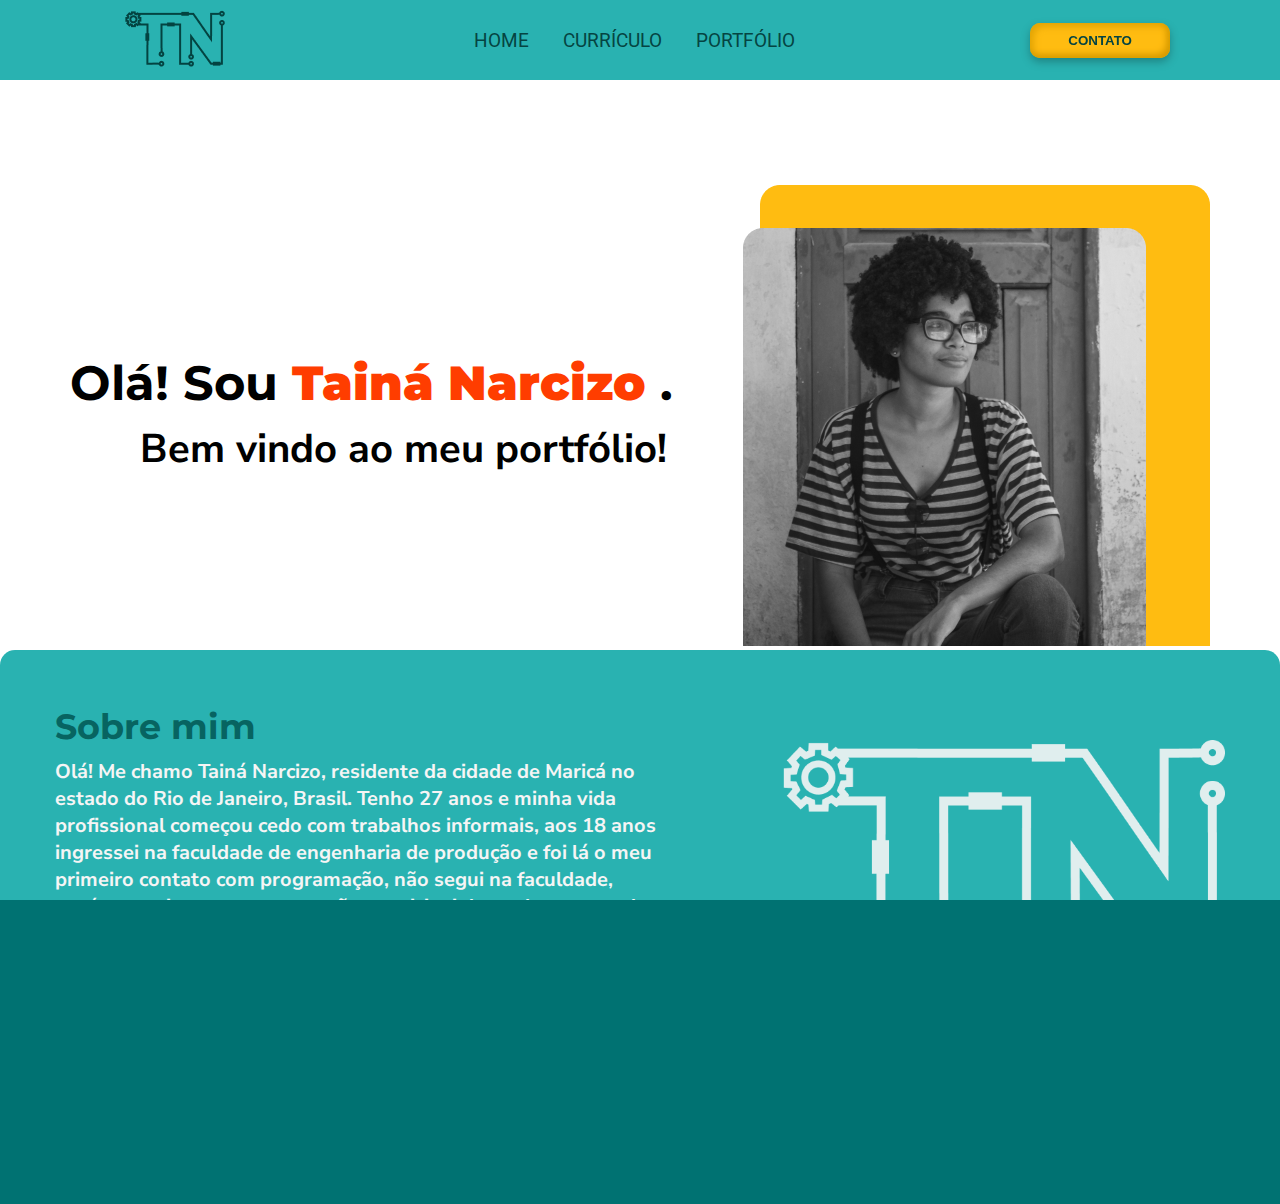
<file: index.html>
<!DOCTYPE html>
<html lang="pt-br">
  <head>
    <meta charset="UTF-8" />
    <meta http-equiv="X-UA-Compatible" content="IE=edge" />
    <meta name="viewport" content="width=device-width, initial-scale=1.0" />
    <link rel="stylesheet" href="./css/index.css" />
    <link rel="stylesheet" href="./css/transicao.css" />
    <link rel="preconnect" href="https://fonts.googleapis.com" />
    <link rel="preconnect" href="https://fonts.gstatic.com" crossorigin />
    <link
      href="https://fonts.googleapis.com/css2?family=Montserrat:wght@400;700&display=swap"
      rel="stylesheet"
    />
    <link rel="preconnect" href="https://fonts.googleapis.com" />
    <link rel="preconnect" href="https://fonts.gstatic.com" crossorigin />
    <link
      href="https://fonts.googleapis.com/css2?family=Nunito+Sans:wght@700&display=swap"
      rel="stylesheet"
    />
    <link rel="preconnect" href="https://fonts.googleapis.com" />
    <link rel="preconnect" href="https://fonts.gstatic.com" crossorigin />
    <link
      href="https://fonts.googleapis.com/css2?family=Roboto:wght@700&display=swap"
      rel="stylesheet"
    />
    <title>Portfólio</title>
  </head>
  <body>
    <!-- Div responsável pela transição-->
    <div class="transicao transicao-3 ativo">
      <img src="./image/logo.png" alt="" />
    </div>

    <header>
      <!--Navbar-->
      <nav class="navbar">
        <div class="logo">
          <img src="./image/logo.png" alt="logo" />
        </div>
        <div class="menu">
          <a href="./index.html" class="ativo">Home</a>
          <a href="./paginas/curriculo.html">Currículo</a>
          <a href="./paginas/contato.html">Portfólio</a>
        </div>
        <div>
          <button class="botao-navbar" onclick="encaminhaContato()">
            CONTATO
          </button>
        </div>
      </nav>
    </header>
    <main>
      <div class="container-apresentacao">
        <div class="apresentacao">
          <h1>
            Olá! Sou
            <b>Tainá Narcizo</b>
            .
          </h1>
          <h2>Bem vindo ao meu portfólio!</h2>
        </div>
        <div>
          <div class="imagem">
            <img src="./image/foto.png" alt="" class="foto"/>
          </div>
        </div>
      </div>
      <div class="container-sobre">
        <div class="texto-sobre">
          <h3>Sobre mim</h3>
          <p>
            Olá! Me chamo Tainá Narcizo, residente da cidade de Maricá no estado
            do Rio de Janeiro, Brasil. Tenho 27 anos e minha vida profissional
            começou cedo com trabalhos informais, aos 18 anos ingressei na
            faculdade de engenharia de produção e foi lá o meu primeiro contato
            com programação, não segui na faculdade, porém segui com a
            programação, participei de um bootcamp de aprendizagem fullstack
            para a web e ao termino do curso entrei na minha atual empresa onde
            atuo na área de desenvolvimento front-end voltado para a web.
            Atualmente curso Engenharia de Software.
          </p>
        </div>
        <div class="logo-sobre">
          <img src="./image/logo-sobre.png" alt="logo" />
        </div>
      </div>
    </main>
    <footer>
      <img src="./image/footer.png" alt="logo" />
      <div class="footer-texto">
        <p>Todos os direitos reservados.</p>
        <p>Tainá Narcizo - 2022</p>
      </div>
    </footer>
    <script src="./script/index.js"></script>
    <script src="./script/transicao.js"></script>
  </body>
</html>
</file>
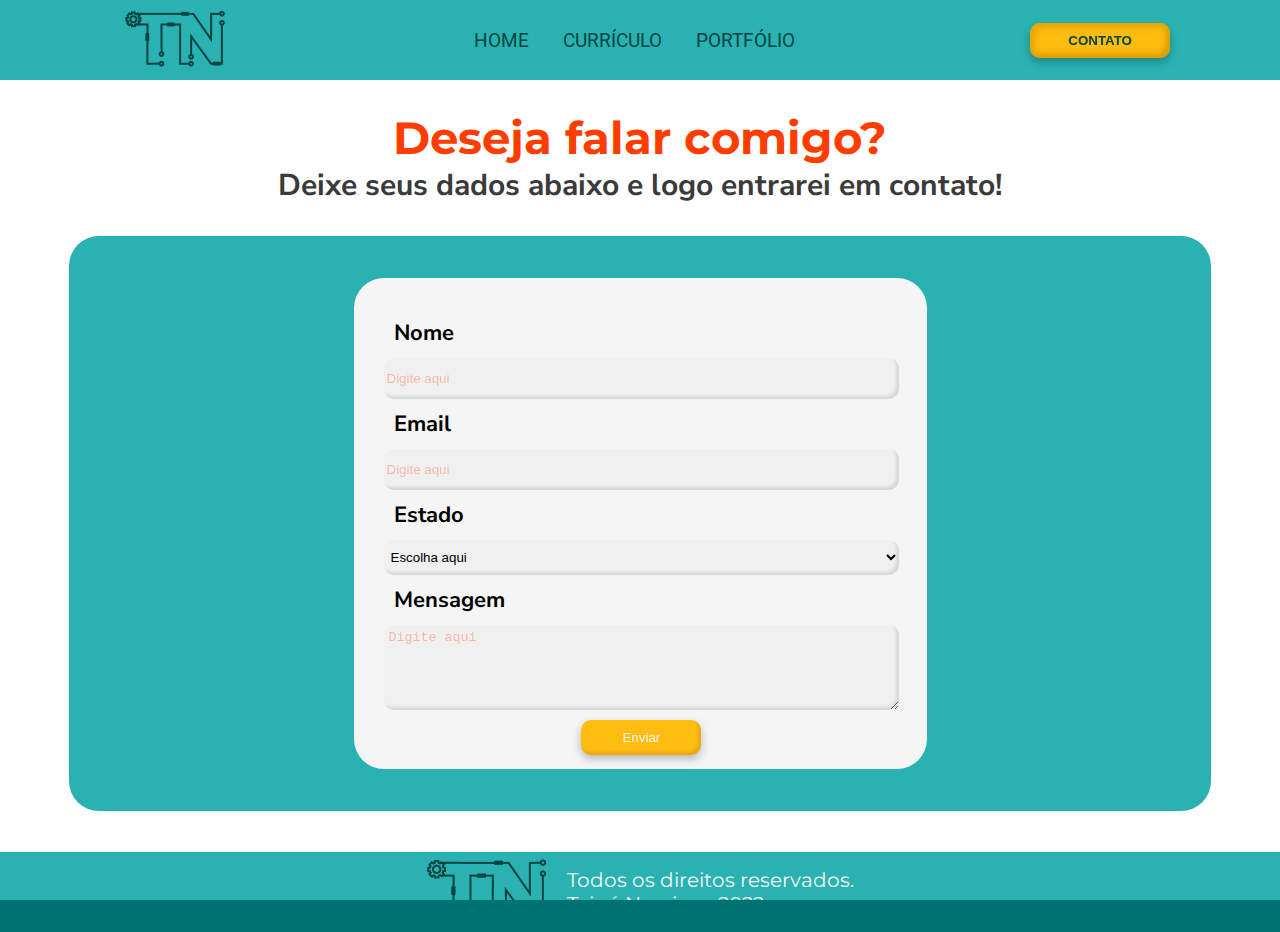
<file: paginas/contato.html>
<!DOCTYPE html>
<html lang="pt-br">
  <head>
    <meta charset="UTF-8" />
    <meta http-equiv="X-UA-Compatible" content="IE=edge" />
    <meta name="viewport" content="width=device-width, initial-scale=1.0" />
    <link rel="stylesheet" href="../css/contato.css" />
    <link rel="stylesheet" href="../css/transicao.css" />
    <link rel="preconnect" href="https://fonts.googleapis.com" />
    <link rel="preconnect" href="https://fonts.gstatic.com" crossorigin />
    <link
      href="https://fonts.googleapis.com/css2?family=Montserrat:wght@400;700&display=swap"
      rel="stylesheet"
    />
    <link rel="preconnect" href="https://fonts.googleapis.com" />
    <link rel="preconnect" href="https://fonts.gstatic.com" crossorigin />
    <link
      href="https://fonts.googleapis.com/css2?family=Nunito+Sans:wght@700&display=swap"
      rel="stylesheet"
    />
    <link rel="preconnect" href="https://fonts.googleapis.com" />
    <link rel="preconnect" href="https://fonts.gstatic.com" crossorigin />
    <link
      href="https://fonts.googleapis.com/css2?family=Roboto:wght@700&display=swap"
      rel="stylesheet"
    />
    <title>Portfólio</title>
  </head>
  <body>
    <!--Meu currículo-->
    <div class="transicao transicao-3 ativo">
      <img src="../image/logo.png" alt="">
    </div>

    <header>
      <!--Navbar-->
      <nav class="navbar">
        <div class="logo">
          <img src="../image/logo.png" alt="logo">
        </div>
        <div class="menu">
          <a href="../index.html" class="ativo">Home</a>
          <a href="../paginas/curriculo.html">Currículo</a>
          <a href="../paginas/portfolio.html">Portfólio</a>
        </div>
        <div>
          <button class="botao-navbar" onclick="encaminhaContato2()">
            CONTATO
          </button>
        </div>
      </nav>
    </header>
    <main>
      <!-- Formulário enviando por email-->
      <div class="texto-contato">
        <h1>Deseja falar comigo?</h1>
        <h3>Deixe seus dados abaixo e logo entrarei em contato!</h3>
      </div>
      <div class="container-principal">
        <div class="container-form">
          <form action="mailto:tcanarcizo@hotmail.com" method="get">
            <label for="nome">Nome</label>
            <input
              type="text"
              id="nome"
              name="nome"
              placeholder="Digite aqui"
              required
            />
            <label for="email">Email</label>
            <input
              type="email"
              id="email"
              name="nome"
              placeholder="Digite aqui"
              required
            />
            <label for="select">Estado</label>
            <select id="select" name="select" required>
              <option value="" selected><p class="option-selected">Escolha aqui</p></option>
              <option value="1">AC</option>
              <option value="2">AL</option>
              <option value="3">AP</option>
              <option value="4">AM</option>
              <option value="5">BA</option>
              <option value="6">CE</option>
              <option value="7">DF</option>
              <option value="8">ES</option>
              <option value="9">GO</option>
              <option value="10">MA</option>
              <option value="11">MT</option>
              <option value="12">MS</option>
              <option value="13">MG</option>
              <option value="14">PA</option>
              <option value="15">PB</option>
              <option value="16">PR</option>
              <option value="17">PE</option>
              <option value="18">PI</option>
              <option value="19">RJ</option>
              <option value="20">RN</option>
              <option value="21">RS</option>
              <option value="22">RR</option>
              <option value="23">SC</option>
              <option value="24">SP</option>
              <option value="25">SE</option>
              <option value="26">SE</option>
            </select>
            <label for="mensagem">Mensagem</label>
            <textarea
              name="mensagem"
              id="mensagem"
              cols="30"
              rows="5"
              placeholder="Digite aqui"
              required
            ></textarea>
            <input type="submit" value="Enviar" class="botao-submit" />
          </form>
        </div>
      </div>
    </main>
    <footer>
      <img src="../image/footer.png" alt="logo" />
      <div class="footer-texto">
        <p>Todos os direitos reservados.</p>
        <p>Tainá Narcizo - 2022</p>
      </div>
    </footer>
    <script src="../script/index.js"></script>
    <script src="../script/transicao.js"></script>
  </body>
</html>
</file>
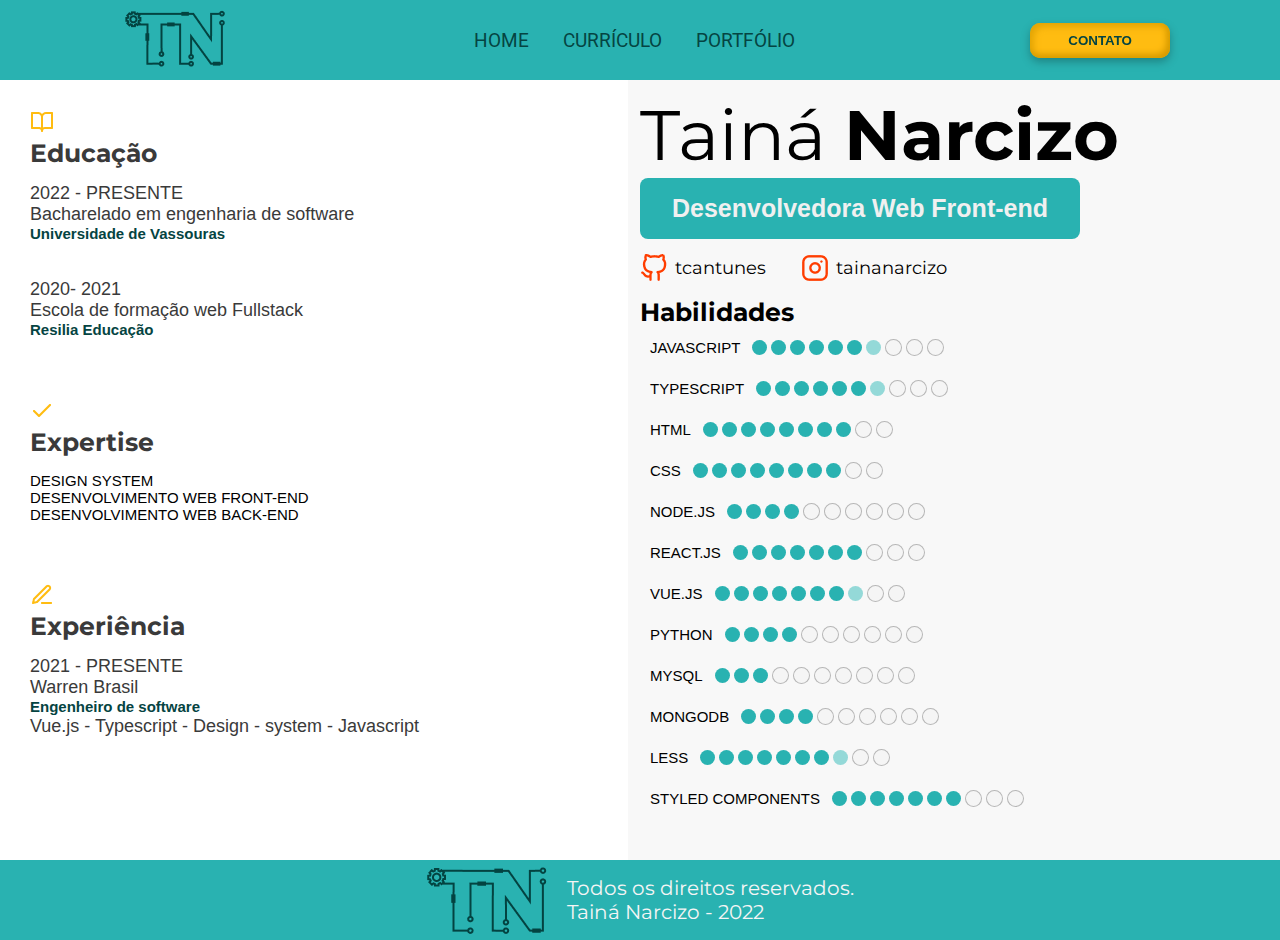
<file: paginas/curriculo.html>
<!DOCTYPE html>
<html lang="pt-br">
  <head>
    <meta charset="UTF-8" />
    <meta http-equiv="X-UA-Compatible" content="IE=edge" />
    <meta name="viewport" content="width=device-width, initial-scale=1.0" />
    <link rel="stylesheet" href="../css/curriculo.css" />
    <link rel="stylesheet" href="../css/transicao.css" />
    <link rel="preconnect" href="https://fonts.googleapis.com" />
    <link rel="preconnect" href="https://fonts.gstatic.com" crossorigin />
    <link
      href="https://fonts.googleapis.com/css2?family=Montserrat:wght@700&display=swap"
      rel="stylesheet"
    />
    <link rel="preconnect" href="https://fonts.googleapis.com" />
    <link rel="preconnect" href="https://fonts.gstatic.com" crossorigin />
    <link
      href="https://fonts.googleapis.com/css2?family=Montserrat:wght@100;400;700&display=swap"
      rel="stylesheet"
    />
    <link rel="preconnect" href="https://fonts.googleapis.com" />
    <link rel="preconnect" href="https://fonts.gstatic.com" crossorigin />
    <link
      href="https://fonts.googleapis.com/css2?family=Roboto:wght@700&display=swap"
      rel="stylesheet"
    />
    <link rel="preconnect" href="https://fonts.googleapis.com" />
    <link rel="preconnect" href="https://fonts.gstatic.com" crossorigin />
    <link
      href="https://fonts.googleapis.com/css2?family=Montserrat:wght@100&display=swap"
      rel="stylesheet"
    />
    <title>Portfólio</title>
  </head>

  <body>
    <!-- Div responsável pela transição-->
    <div class="transicao transicao-2 ativo">
      <img src="../image/logo.png" alt="" />
    </div>

    <header>
      <!--Navbar-->
      <nav class="navbar">
        <div class="logo">
          <img src="../image/logo.png" alt="logo" />
        </div>
        <div class="menu">
          <a href="../index.html">Home</a>
          <a href="../paginas/curriculo.html" class="ativo">Currículo</a>
          <a href="../paginas/portfolio.html">Portfólio</a>
        </div>
        <div>
          <button class="botao-navbar" onclick="encaminhaContato2()">
            CONTATO
          </button>
        </div>
      </nav>
    </header>
    <!--Meu currículo-->
    <main class="container-principal">
      <div class="container-esquerda">
        <div class="container-educacao">
          <img src="../image/educacao.png" alt="Livro" />
          <h1>Educação</h1>
          <p>2022 - PRESENTE</p>
          <p>Bacharelado em engenharia de software</p>
          <span>Universidade de Vassouras</span>
          <br />
          <br />
          <br />
          <p>2020- 2021</p>
          <p>Escola de formação web Fullstack</p>
          <span>Resilia Educação</span>
        </div>
        <div class="container-expertise">
          <img src="../image/expertise.png" alt="check" />
          <h1>Expertise</h1>
          <p>DESIGN SYSTEM</p>
          <p>DESENVOLVIMENTO WEB FRONT-END</p>
          <p>DESENVOLVIMENTO WEB BACK-END</p>
        </div>
        <div class="container-experiencia">
          <img src="../image/experiencia.png" alt="lápis" />
          <h1>Experiência</h1>
          <p>2021 - PRESENTE</p>
          <p>Warren Brasil</p>
          <span>Engenheiro de software</span>
          <p>Vue.js - Typescript - Design - system - Javascript</p>
        </div>
      </div>
      <!--Meus conhecimentos técnicos-->
      <div class="container-secundario">
        <div class="container-atribuicao">
          <h1>Tainá <span>Narcizo</span></h1>
          <div class="profissao"><h2>Desenvolvedora Web Front-end</h2></div>
          <div class="rede-social">
            <img src="../image/github.png" alt="github" />
            <h4>tcantunes</h4>
            <img src="../image/instagram.png" alt="instagram" />
            <h4>tainanarcizo</h4>
          </div>
          <div class="skills">
            <h1>Habilidades</h1>
            <div class="habilidades">
              <p>JAVASCRIPT</p>
              <div class="circulo"></div>
              <div class="circulo"></div>
              <div class="circulo"></div>
              <div class="circulo"></div>
              <div class="circulo"></div>
              <div class="circulo"></div>
              <div class="circulo-opacidade"></div>
              <div class="circulo-branco"></div>
              <div class="circulo-branco"></div>
              <div class="circulo-branco"></div>
            </div>
            <div class="habilidades">
              <p>TYPESCRIPT</p>
              <div class="circulo"></div>
              <div class="circulo"></div>
              <div class="circulo"></div>
              <div class="circulo"></div>
              <div class="circulo"></div>
              <div class="circulo"></div>
              <div class="circulo-opacidade"></div>
              <div class="circulo-branco"></div>
              <div class="circulo-branco"></div>
              <div class="circulo-branco"></div>
            </div>
            <div class="habilidades">
              <p>HTML</p>
              <div class="circulo"></div>
              <div class="circulo"></div>
              <div class="circulo"></div>
              <div class="circulo"></div>
              <div class="circulo"></div>
              <div class="circulo"></div>
              <div class="circulo"></div>
              <div class="circulo"></div>
              <div class="circulo-branco"></div>
              <div class="circulo-branco"></div>
            </div>
            <div class="habilidades">
              <p>CSS</p>
              <div class="circulo"></div>
              <div class="circulo"></div>
              <div class="circulo"></div>
              <div class="circulo"></div>
              <div class="circulo"></div>
              <div class="circulo"></div>
              <div class="circulo"></div>
              <div class="circulo"></div>
              <div class="circulo-branco"></div>
              <div class="circulo-branco"></div>
            </div>
            <div class="habilidades">
              <p>NODE.JS</p>
              <div class="circulo"></div>
              <div class="circulo"></div>
              <div class="circulo"></div>
              <div class="circulo"></div>
              <div class="circulo-branco"></div>
              <div class="circulo-branco"></div>
              <div class="circulo-branco"></div>
              <div class="circulo-branco"></div>
              <div class="circulo-branco"></div>
              <div class="circulo-branco"></div>
            </div>
            <div class="habilidades">
              <p>REACT.JS</p>
              <div class="circulo"></div>
              <div class="circulo"></div>
              <div class="circulo"></div>
              <div class="circulo"></div>
              <div class="circulo"></div>
              <div class="circulo"></div>
              <div class="circulo"></div>
              <div class="circulo-branco"></div>
              <div class="circulo-branco"></div>
              <div class="circulo-branco"></div>
            </div>
            <div class="habilidades">
              <p>VUE.JS</p>
              <div class="circulo"></div>
              <div class="circulo"></div>
              <div class="circulo"></div>
              <div class="circulo"></div>
              <div class="circulo"></div>
              <div class="circulo"></div>
              <div class="circulo"></div>
              <div class="circulo-opacidade"></div>
              <div class="circulo-branco"></div>
              <div class="circulo-branco"></div>
            </div>
            <div class="habilidades">
              <p>PYTHON</p>
              <div class="circulo"></div>
              <div class="circulo"></div>
              <div class="circulo"></div>
              <div class="circulo"></div>
              <div class="circulo-branco"></div>
              <div class="circulo-branco"></div>
              <div class="circulo-branco"></div>
              <div class="circulo-branco"></div>
              <div class="circulo-branco"></div>
              <div class="circulo-branco"></div>
            </div>
            <div class="habilidades">
              <p>MYSQL</p>
              <div class="circulo"></div>
              <div class="circulo"></div>
              <div class="circulo"></div>
              <div class="circulo-branco"></div>
              <div class="circulo-branco"></div>
              <div class="circulo-branco"></div>
              <div class="circulo-branco"></div>
              <div class="circulo-branco"></div>
              <div class="circulo-branco"></div>
              <div class="circulo-branco"></div>
            </div>
            <div class="habilidades">
              <p>MONGODB</p>
              <div class="circulo"></div>
              <div class="circulo"></div>
              <div class="circulo"></div>
              <div class="circulo"></div>
              <div class="circulo-branco"></div>
              <div class="circulo-branco"></div>
              <div class="circulo-branco"></div>
              <div class="circulo-branco"></div>
              <div class="circulo-branco"></div>
              <div class="circulo-branco"></div>
            </div>
            <div class="habilidades">
              <p>LESS</p>
              <div class="circulo"></div>
              <div class="circulo"></div>
              <div class="circulo"></div>
              <div class="circulo"></div>
              <div class="circulo"></div>
              <div class="circulo"></div>
              <div class="circulo"></div>
              <div class="circulo-opacidade"></div>
              <div class="circulo-branco"></div>
              <div class="circulo-branco"></div>
            </div>
            <div class="habilidades">
              <p>STYLED COMPONENTS</p>
              <div class="circulo"></div>
              <div class="circulo"></div>
              <div class="circulo"></div>
              <div class="circulo"></div>
              <div class="circulo"></div>
              <div class="circulo"></div>
              <div class="circulo"></div>
              <div class="circulo-branco"></div>
              <div class="circulo-branco"></div>
              <div class="circulo-branco"></div>
            </div>
          </div>
        </div>
      </div>
    </main>
    <footer>
      <img src="../image/footer.png" alt="logo" />
      <div class="footer-texto">
        <p>Todos os direitos reservados.</p>
        <p>Tainá Narcizo - 2022</p>
      </div>
    </footer>
    <script src="../script/index.js"></script>
    <script src="../script/transicao.js"></script>
  </body>
</html>
</file>
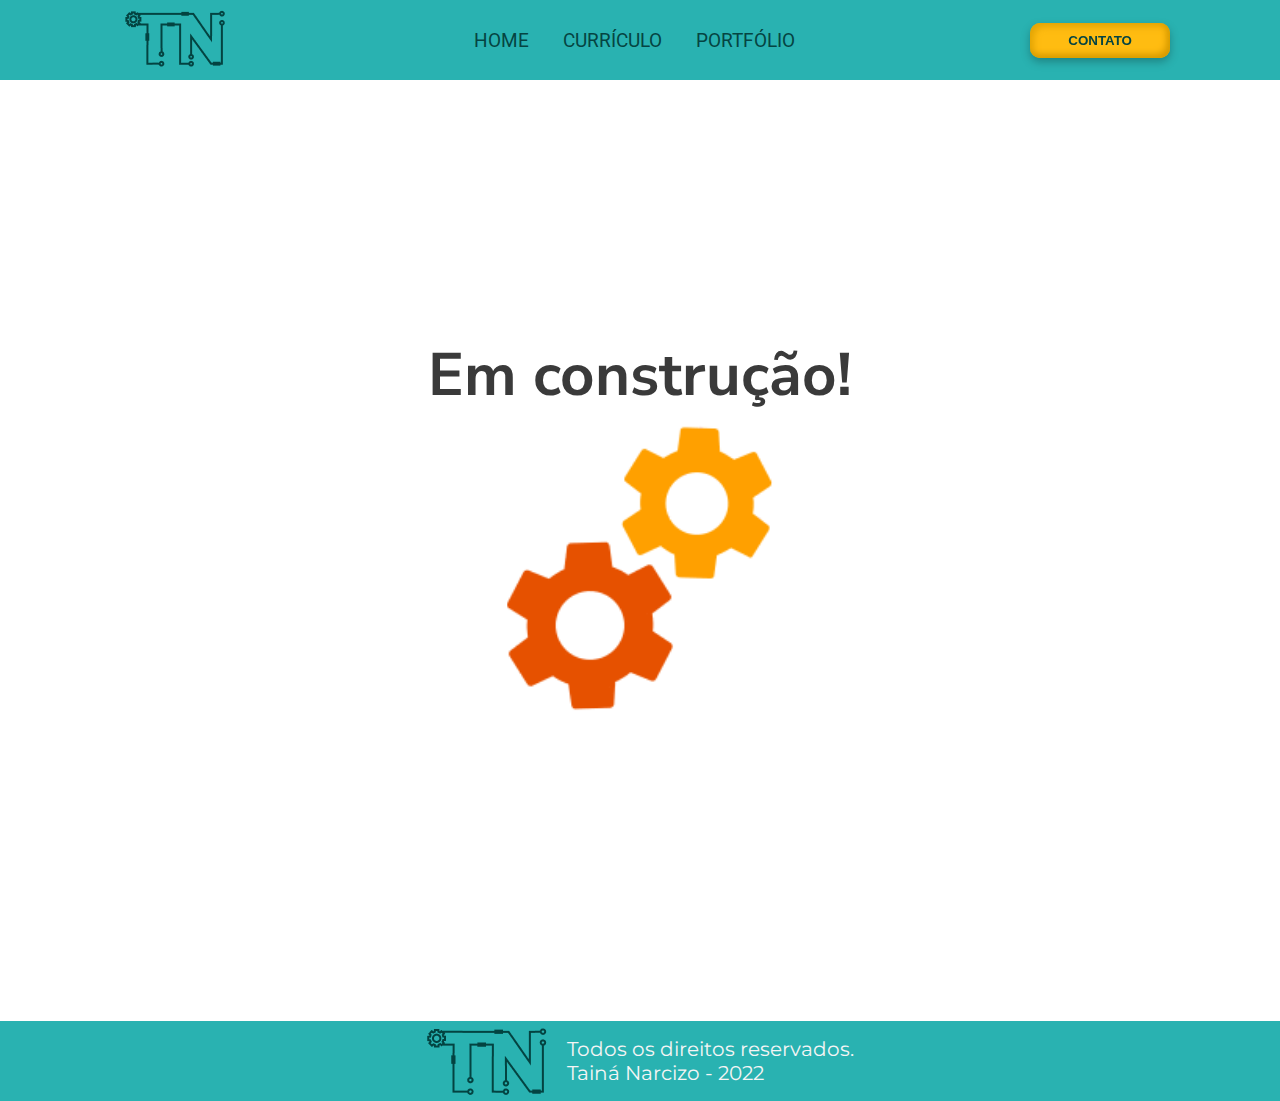
<file: paginas/portfolio.html>
<!DOCTYPE html>
<html lang="pt-br">
  <head>
    <meta charset="UTF-8" />
    <meta http-equiv="X-UA-Compatible" content="IE=edge" />
    <meta name="viewport" content="width=device-width, initial-scale=1.0" />
    <link rel="stylesheet" href="../css/portfolio.css" />
    <link rel="stylesheet" href="../css/transicao.css" />
    <link rel="preconnect" href="https://fonts.googleapis.com" />
    <link rel="preconnect" href="https://fonts.gstatic.com" crossorigin />
    <link
      href="https://fonts.googleapis.com/css2?family=Montserrat:wght@400;700&display=swap"
      rel="stylesheet"
    />
    <link rel="preconnect" href="https://fonts.googleapis.com" />
    <link rel="preconnect" href="https://fonts.gstatic.com" crossorigin />
    <link
      href="https://fonts.googleapis.com/css2?family=Nunito+Sans:wght@700&display=swap"
      rel="stylesheet"
    />
    <link rel="preconnect" href="https://fonts.googleapis.com" />
    <link rel="preconnect" href="https://fonts.gstatic.com" crossorigin />
    <link
      href="https://fonts.googleapis.com/css2?family=Roboto:wght@700&display=swap"
      rel="stylesheet"
    />
    <title>Portfólio</title>
  </head>
  <body>
    <!-- Div responsável pela transição-->
    <div class="transicao transicao-1 ativo">
      <img src="../image/logo.png" alt="logo" />
    </div>

    <header>
      <!--Navbar-->
      <nav class="navbar">
        <div class="logo">
          <img src="../image/logo.png" alt="logo" />
        </div>
        <div class="menu">
          <a href="../index.html" class="ativo">Home</a>
          <a href="../paginas/curriculo.html">Currículo</a>
          <a href="../paginas/portfolio.html" class="ativo">Portfólio</a>
        </div>
        <div>
          <button class="botao-navbar" onclick="encaminhaContato2()">
            CONTATO
          </button>
        </div>
      </nav>
    </header>
    <!-- Espaço de portfólio para adicções futuras-->
    <main>
      <div class="portfolio">
        <h1>Em construção!</h1>
        <img
          class="engrenagem"
          src="../image/icons8-serviços.gif"
          alt="engrenagem"
        />
      </div>
    </main>
    <footer>
      <img src="../image/footer.png" alt="logo" />
      <div class="footer-texto">
        <p>Todos os direitos reservados.</p>
        <p>Tainá Narcizo - 2022</p>
      </div>
    </footer>
    <script src="../script/index.js"></script>
    <script src="../script/transicao.js"></script>
  </body>
</html>
</file>
<file: css/index.css>
* {
  padding: 0;
  margin: 0;
  text-decoration: none;
  border: none;
}

.navbar {
  height: 80px;
  display: flex;
  align-items: center;
  justify-content: space-around;
  background-color: #29b2b1;
  text-transform: uppercase;
}

.logo {
  color: #054442;
  padding: 5px 15px;
}

.menu a {
  font-size: 19px;
  margin: 15px;
  color: #054442;
  font-family: "Roboto", sans-serif;
}

.menu a:hover {
  color: #ffbc11;
}

.botao-navbar {
  width: 140px;
  height: 35px;
  border-radius: 10px;
  background-color: #ffbc11;
  color: #054442;
  font-weight: bold;
  box-shadow: inset 4px 4px 6px rgba(217, 156, 0, 0.7),
    inset -4px -4px 6px #d99c00;
  filter: drop-shadow(0px 4px 4px rgba(0, 0, 0, 0.25));
  cursor: pointer;
}

.botao-navbar:active {
  box-shadow: none;
  filter: none;
  background-color: #007272;
  color: #ffbc11;
}

.container-apresentacao {
  display: flex;
  align-items: center;
  justify-content: space-evenly;
  padding-top: 100px;
}

.apresentacao h1 {
  font-size: 48px;
  margin-bottom: 10px;
  font-family: "Montserrat", sans-serif;
}

.apresentacao h2 {
  margin-left: 70px;
  font-size: 40px;
  font-family: "Nunito Sans", sans-serif;
}

.apresentacao b {
  color: #ff3d00;
}

.imagem{
  padding-top: 5px;
}

.container-sobre {
  display: flex;
  align-items: center;
  margin: 0 auto;
  background-color: #29b2b1;
  width: 1280px;
  height: auto;
  border-radius: 15px;
}

.texto-sobre {
  padding: 55px;
  font-family: "Nunito Sans", sans-serif;
  color: #f5f5f5;
  font-size: 20px;
  font-weight: bold;
  width: 70%;
}

.texto-sobre h3 {
  font-family: "Montserrat", sans-serif;
  color: #076461;
  font-size: 35px;
  font-weight: bold;
  margin: 0 0 10px 0;
}

.logo-sobre {
  width: 50%;
  padding: 55px;
}

.logo-sobre img {
  width: 100%;
}

footer {
  background-color: #29b2b1;
  height: 80px;
  margin-top: 41px;
  display: flex;
  align-items: center;
  justify-content: center;
}

footer img {
  margin-right: 20px;
}

.footer-texto {
  color: #f5f5f5;
  font-family: "Montserrat", sans-serif;
  font-size: 20px;
  font-weight: 400;
}
</file>
<file: css/transicao.css>
.transicao {
  display: flex;
  align-items: center;
  justify-content: center;
}

.transicao-1 {
  position: fixed;
  top: 0;
  left: 0;
  right: 0;
  bottom: 0;
  z-index: 101;
  background-color: #007272;
  opacity: 0;
  pointer-events: none;
  transition: 0.5s ease-out;
}

.transicao-1.ativo {
  opacity: 1;
  pointer-events: all;
}

.transicao-2 {
  position: fixed;
  top: 0;
  left: -100%;
  width: 100%;
  bottom: 0;
  z-index: 101;
  background-color: #007272;
  transition: 0.5s ease-out;
}

.transicao-2.ativo {
  left: 0px;
}

.transicao-3 {
  position: fixed;
  top: 100%;
  left: 0;
  width: 100%;
  height: 100%;
  z-index: 101;
  background-color: #007272;
  transition: 0.5s ease-out;
}

.transicao-3.ativo {
  top: 0;
}
</file>
<file: css/contato.css>
* {
  padding: 0;
  margin: 0;
  text-decoration: none;
  border: none;
}

.navbar {
  height: 80px;
  display: flex;
  align-items: center;
  justify-content: space-around;
  background-color: #29b2b1;
  text-transform: uppercase;
}

.logo {
  color: #054442;
  padding: 5px 15px;
}

.menu a {
  font-size: 19px;
  margin: 15px;
  color: #054442;
  font-family: "Roboto", sans-serif;
}

.menu a:hover {
  color: #ffbc11;
}

.botao-navbar {
  width: 140px;
  height: 35px;
  border-radius: 10px;
  background-color: #ffbc11;
  color: #054442;
  font-weight: bold;
  box-shadow: inset 4px 4px 6px rgba(217, 156, 0, 0.7),
    inset -4px -4px 6px #d99c00;
  filter: drop-shadow(0px 4px 4px rgba(0, 0, 0, 0.25));
  cursor: pointer;
}

.botao-navbar:active {
  box-shadow: none;
  filter: none;
  background-color: #007272;
  color: #ffbc11;
}

main {
  display: flex;
  align-items: center;
  justify-content: center;
  flex-direction: column;
}

.texto-contato {
  padding: 30px;
}

.texto-contato h1 {
  color: #ff3d00;
  text-align: center;
  font-size: 45px;
  font-weight: bold;
  font-family: "Montserrat", sans-serif;
}

.texto-contato h3 {
  color: #3a3a3a;
  font-size: 30px;
  font-weight: bold;
  font-family: "Nunito Sans", sans-serif;
}

.container-principal {
  display: flex;
  justify-content: center;
  align-items: center;
  background-color: #29b2b1;
  width: 1142px;
  height: 575px;
  border-radius: 30px;
  font-family: "Nunito Sans", sans-serif;
  font-weight: bold;
  font-size: 22px;
}

.container-form {
  width: 573px;
  height: 491px;
  background-color: #f5f5f5;
  border-radius: 30px;
}

.container-form form {
  display: flex;
  padding: 30px;
  flex-direction: column;
  width: 90%;
}

.container-form label {
  padding: 10px;
}

.container-form input,
.container-form select {
  height: 35px;
  background: #f0f0f0;
  box-shadow: inset -3px -3px 3px rgba(0, 0, 0, 0.1);
  border-radius: 10px;
  padding: 3px;
}

input::placeholder,
textarea::placeholder {
  color: #ff3d00;
  opacity: 30%;
}

.container-form textarea {
  background: #f0f0f0;
  box-shadow: inset -3px -3px 3px rgba(0, 0, 0, 0.1);
  border-radius: 10px;
  padding: 5px;
  margin-bottom: 10px;
}

.botao-submit {
  width: 120px;
  height: 38px;
  border-radius: 10px;
  filter: drop-shadow(0px 4px 4px rgba(0, 0, 0, 0.25));
  background-color: #ffbc11 !important;
  color: #f5f5f5;
  margin: 0 auto;
  cursor: pointer;
}

.botao-submit:active {
  box-shadow: none;
  filter: none;
  background-color: #ff3d00 !important;
}

footer {
  background-color: #29b2b1;
  height: 80px;
  margin-top: 41px;
  display: flex;
  align-items: center;
  justify-content: center;
}

footer img {
  margin-right: 20px;
}

.footer-texto {
  color: #f5f5f5;
  font-family: "Montserrat", sans-serif;
  font-size: 20px;
  font-weight: 400;
}
</file>
<file: css/curriculo.css>
* {
  padding: 0;
  margin: 0;
  text-decoration: none;
  border: none;
}

.navbar {
  height: 80px;
  display: flex;
  align-items: center;
  justify-content: space-around;
  background-color: #29b2b1;
  text-transform: uppercase;
}

.logo {
  color: #054442;
  padding: 5px 15px;
}

.menu a {
  font-size: 19px;
  margin: 15px;
  color: #054442;
  font-family: "Roboto", sans-serif;
}

.menu a:hover {
  color: #ffbc11;
}

.botao-navbar {
  width: 140px;
  height: 35px;
  border-radius: 10px;
  background-color: #ffbc11;
  color: #054442;
  font-weight: bold;
  box-shadow: inset 4px 4px 6px rgba(217, 156, 0, 0.7),
    inset -4px -4px 6px #d99c00;
  filter: drop-shadow(0px 4px 4px rgba(0, 0, 0, 0.25));
  cursor: pointer;
}

.botao-navbar:active {
  box-shadow: none;
  filter: none;
  background-color: #007272;
  color: #ffbc11;
}

.main {
  background-color: #f5f5f5;
  padding-bottom: 41px;
}

.container-principal {
  display: flex;
  width: 100%;
}

.container-esquerda {
  width: 100%;
}

.container-educacao,
.container-expertise,
.container-experiencia {
  padding: 30px;
}

.container-educacao h1,
.container-expertise h1,
.container-experiencia h1 {
  color: #3a3a3a;
  font-family: "Montserrat", sans-serif;
  font-weight: bold;
  font-size: 25px;
  margin-bottom: 15px;
}

.container-educacao p,
.container-experiencia p {
  color: #3a3a3a;
  font-size: 18px;
  font-family: "Nunito Sans", sans-serif;
}

.container-educacao span,
.container-expertise span,
.container-experiencia span {
  color: #054442;
  font-size: 15px;
  font-weight: bold;
  font-family: "Nunito Sans", sans-serif;
}

.container-expertise p {
  font-size: 15px;
  font-family: "Nunito Sans", sans-serif;
}

.container-secundario {
  width: 100%;
  height: auto;
  padding: 12px;
  background-color: #f8f8f8;
  padding-bottom: 41px;
}

.container-atribuicao h1 {
  font-family: "Montserrat", sans-serif;
  font-size: 70px;
  font-weight: 400;
  font-weight: normal;
}

.container-atribuicao span {
  font-family: "Montserrat", sans-serif;
  font-size: 70px;
  font-weight: bold;
}

.profissao {
  width: 440px;
  height: 61px;
  border-radius: 8px;
  background-color: #29b2b1;
  display: flex;
  align-items: center;
  justify-content: center;
}

.profissao h2 {
  color: #f0f0f0;
  font-family: "Nunito Sans", sans-serif;
  font-size: 25px;
}

.rede-social {
  display: flex;
  align-items: center;
  padding: 15px 0;
}

.rede-social h4 {
  margin: 0 35px 0 7px;
  font-family: "Montserrat", sans-serif;
  font-size: 18px;
  font-weight: 400;
  color: #000;
}

.skills h1 {
  font-size: 25px;
  font-weight: bold;
}

.habilidades {
  display: flex;
  align-items: center;
  padding: 10px;  
}

.habilidades p{
  margin-right: 10px;
  font-family: "Nunito Sans", sans-serif;
  font-size: 15px;
}

.circulo {
  width: 15px;
  height: 15px;
  border-radius: 100%;
  background-color: #29b2b1;
  margin: 2px;
}

.circulo-opacidade{
  background-color: #94d9d8;
  width: 15px;
  height: 15px;
  border-radius: 100%;
  margin: 2px;
}

.circulo-branco{
  background-color: #f5f5f5;
  width: 15px;
  height: 15px;
  border-radius: 100%;
  border: 1px solid rgba(0, 0, 0, 0.25);
  margin: 2px;
}

footer {
  background-color: #29b2b1;
  height: 80px;
  display: flex;
  align-items: center;
  justify-content: center;
}

footer img {
  margin-right: 20px;
}

.footer-texto {
  color: #f5f5f5;
  font-family: "Montserrat", sans-serif;
  font-size: 20px;
  font-weight: 400;
}
</file>
<file: css/portfolio.css>
* {
  padding: 0;
  margin: 0;
  text-decoration: none;
  border: none;
}

.navbar {
  height: 80px;
  display: flex;
  align-items: center;
  justify-content: space-around;
  background-color: #29b2b1;
  text-transform: uppercase;
}

.logo {
  color: #054442;
  padding: 5px 15px;
}

.menu a {
  font-size: 19px;
  margin: 15px;
  color: #054442;
  font-family: "Roboto", sans-serif;
}

.menu a:hover {
  color: #ffbc11;
}

.botao-navbar {
  width: 140px;
  height: 35px;
  border-radius: 10px;
  background-color: #ffbc11;
  color: #054442;
  font-weight: bold;
  box-shadow: inset 4px 4px 6px rgba(217, 156, 0, 0.7),
    inset -4px -4px 6px #d99c00;
  filter: drop-shadow(0px 4px 4px rgba(0, 0, 0, 0.25));
  cursor: pointer;
}

.botao-navbar:active {
  box-shadow: none;
  filter: none;
  background-color: #007272;
  color: #ffbc11;
}

main {
  display: flex;
  align-items: center;
  justify-content: center;
  flex-direction: column;
  height: 100vh;
}

.portfolio {
  color: #3a3a3a;
  text-align: center;
  padding: 20px;
  font-family: "Nunito Sans", sans-serif;
  font-size: 30px;
}

.engrenagem {
  width: 300px;
  height: 300px;
}

footer {
  background-color: #29b2b1;
  height: 80px;
  margin-top: 41px;
  display: flex;
  align-items: center;
  justify-content: center;
}

footer img {
  margin-right: 20px;
}

.footer-texto {
  color: #f5f5f5;
  font-family: "Montserrat", sans-serif;
  font-size: 20px;
  font-weight: 400;
}
</file>
